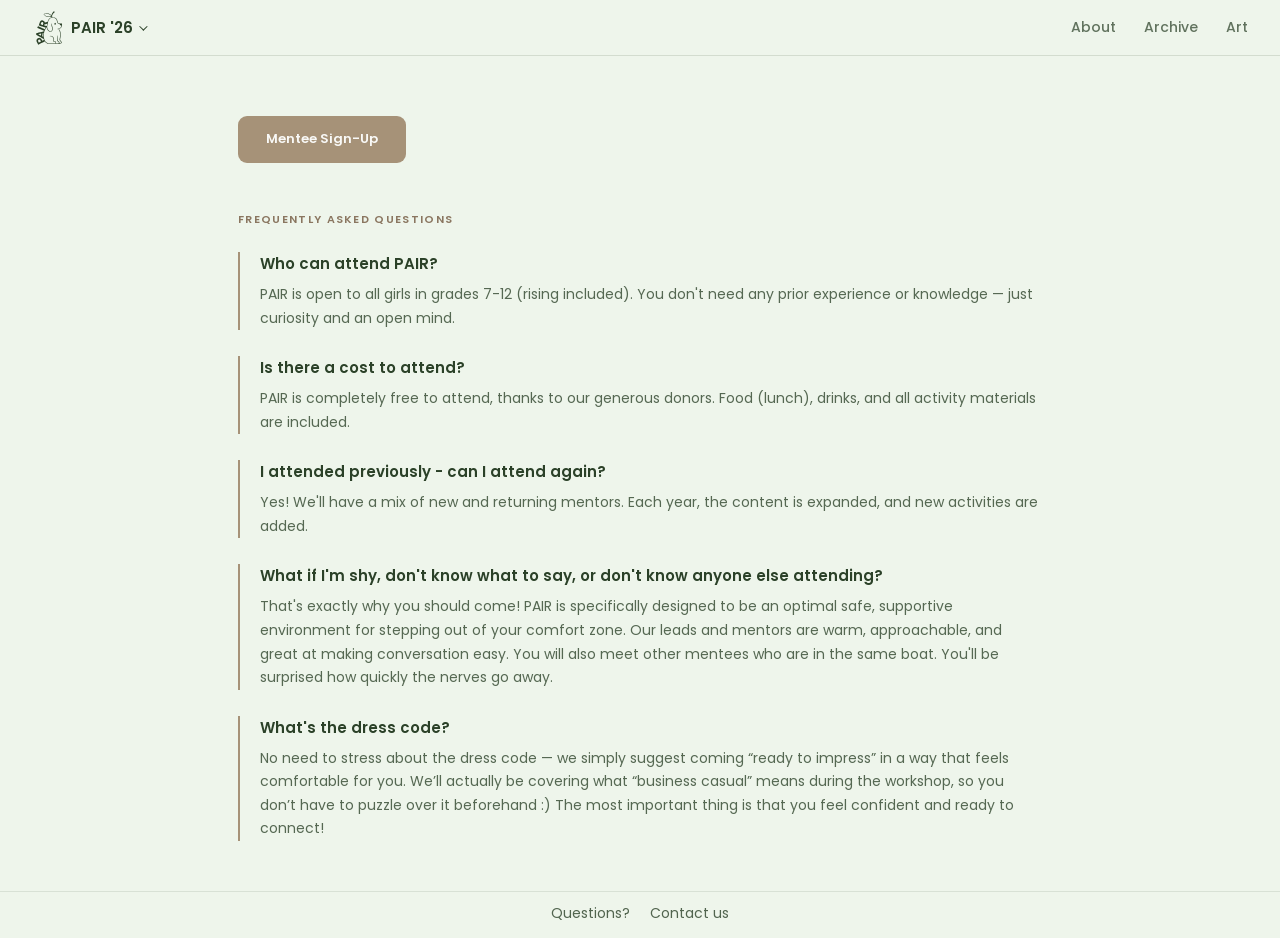
<file: mentees.html>
<!DOCTYPE html>
<html lang="en">
<head>
  <meta charset="UTF-8">
  <meta name="viewport" content="width=device-width, initial-scale=1.0">
  <title>Mentees — PAIR</title>
  <link rel="stylesheet" href="assets/css/styles.css">
</head>
<body>

<header id="site-header"></header>

<main>
  <div class="page-wrapper">

    <div class="inner-hero">
      <!-- <h1 class="page-dash-heading">Mentees—</h1>
      <p class="page-statement">See your limitless potential in the women who've already lived it.</p> -->
      <a
        href="https://docs.google.com/forms/d/e/1FAIpQLSf_a1tTwG7FcwCWKr8a_-msuS-ekd-Y8W12owoVgFpa-GSmgA/viewform?usp=header"
        class="btn btn-flower"
        target="_blank"
        rel="noopener noreferrer"
      >
        <span class="flower-wrapper" aria-hidden="true"><span class="flower-inner"><svg width="26" height="28" viewBox="0 0 26 28" fill="none"><path d="M13 28 C11.5 25 9.8 23.6 10.3 21.2 C10.8 18.8 14 18.8 13 16 C12.4 14.2 10.7 13.8 11.3 11.5" stroke="#5C8A4A" stroke-width="1.3" stroke-linecap="round" fill="none"/><path d="M11.6 19.8 C9.2 18.4 8.2 16.4 9.6 15.6 C10.4 17.1 11.3 18.4 11.6 19.8Z" fill="#5C8A4A"/><ellipse cx="0" cy="-4.3" rx="2" ry="3.4" fill="#c0392b" transform="translate(11.5,10.5) rotate(0)"/><ellipse cx="0" cy="-4.3" rx="2" ry="3.4" fill="#a52a1a" transform="translate(11.5,10.5) rotate(60)"/><ellipse cx="0" cy="-4.3" rx="2" ry="3.4" fill="#c0392b" transform="translate(11.5,10.5) rotate(120)"/><ellipse cx="0" cy="-4.3" rx="2" ry="3.4" fill="#a52a1a" transform="translate(11.5,10.5) rotate(180)"/><ellipse cx="0" cy="-4.3" rx="2" ry="3.4" fill="#c0392b" transform="translate(11.5,10.5) rotate(240)"/><ellipse cx="0" cy="-4.3" rx="2" ry="3.4" fill="#a52a1a" transform="translate(11.5,10.5) rotate(300)"/><circle cx="11.5" cy="10.5" r="2.4" fill="#f9c74f"/></svg></span></span>
        Mentee Sign-Up
      </a>
    </div>

    <section class="faq-section" aria-labelledby="faq-heading">
      <h2 id="faq-heading" class="section-label" style="margin-bottom: 24px;">Frequently asked questions</h2>
      <div class="faq-list">
        <div class="faq-item">
          <p class="faq-q">Who can attend PAIR?</p>
          <p class="faq-a">PAIR is open to all girls in grades 7-12 (rising included). You don't need any prior experience or knowledge — just curiosity and an open mind.</p>
        </div>
        <div class="faq-item">
          <p class="faq-q">Is there a cost to attend?</p>
          <p class="faq-a">PAIR is completely free to attend, thanks to our generous donors. Food (lunch), drinks, and all activity materials are included.</p>
        </div>
        <div class="faq-item">
          <p class="faq-q">I attended previously - can I attend again?</p>
          <p class="faq-a">Yes! We'll have a mix of new and returning mentors. Each year, the content is expanded, and new activities are added.</p>
        </div>
        <div class="faq-item">
          <p class="faq-q">What if I'm shy, don't know what to say, or don't know anyone else attending?</p>
          <p class="faq-a">That's exactly why you should come! PAIR is specifically designed to be an optimal safe, supportive environment for stepping out of your comfort zone. Our leads and mentors are warm, approachable, and great at making conversation easy. You will also meet other mentees who are in the same boat. You'll be surprised how quickly the nerves go away.</p>
        </div>
        <div class="faq-item">
          <p class="faq-q">What's the dress code?</p>
          <p class="faq-a">No need to stress about the dress code — we simply suggest coming “ready to impress” in a way that feels comfortable for you. We’ll actually be covering what “business casual” means during the workshop, so you don’t have to puzzle over it beforehand :) The most important thing is that you feel confident and ready to connect!</p>
        </div>
      </div>
    </section>

  </div>
</main>

<footer id="site-footer" class="site-footer"></footer>

<script src="assets/js/nav.js"></script>
</body>
</html>
</file>
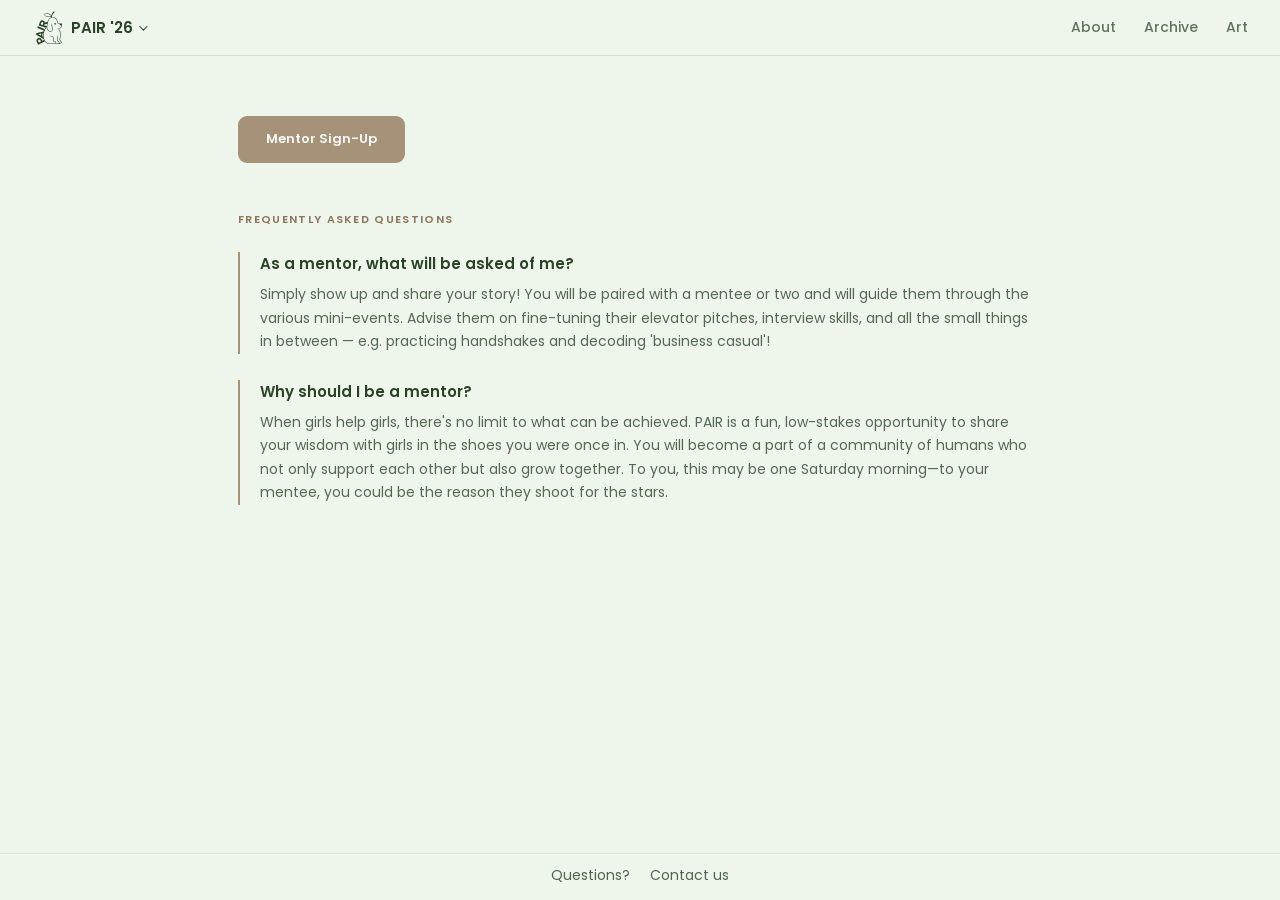
<file: mentors.html>
<!DOCTYPE html>
<html lang="en">
<head>
  <meta charset="UTF-8">
  <meta name="viewport" content="width=device-width, initial-scale=1.0">
  <title>Mentors — PAIR</title>
  <link rel="stylesheet" href="assets/css/styles.css">
</head>
<body>

<header id="site-header"></header>

<main>
  <div class="page-wrapper">

    <div class="inner-hero">
      <!-- <h1 class="page-dash-heading">Mentors—</h1>
      <p class="page-statement">Inspire girls in the shoes you were once in.</p> -->
      <a
        href="https://docs.google.com/forms/d/e/1FAIpQLSdsJbba8YOaGoeM9iwAkGeZ_4mJGVToBrxV6z1mdgjlyEhnNA/viewform?usp=header"
        class="btn btn-flower"
        target="_blank"
        rel="noopener noreferrer"
      >
        <span class="flower-wrapper" aria-hidden="true"><span class="flower-inner"><svg width="26" height="28" viewBox="0 0 26 28" fill="none"><path d="M13 28 C11.5 25 9.8 23.6 10.3 21.2 C10.8 18.8 14 18.8 13 16 C12.4 14.2 10.7 13.8 11.3 11.5" stroke="#5C8A4A" stroke-width="1.3" stroke-linecap="round" fill="none"/><path d="M11.6 19.8 C9.2 18.4 8.2 16.4 9.6 15.6 C10.4 17.1 11.3 18.4 11.6 19.8Z" fill="#5C8A4A"/><ellipse cx="0" cy="-4.3" rx="2" ry="3.4" fill="#c0392b" transform="translate(11.5,10.5) rotate(0)"/><ellipse cx="0" cy="-4.3" rx="2" ry="3.4" fill="#a52a1a" transform="translate(11.5,10.5) rotate(60)"/><ellipse cx="0" cy="-4.3" rx="2" ry="3.4" fill="#c0392b" transform="translate(11.5,10.5) rotate(120)"/><ellipse cx="0" cy="-4.3" rx="2" ry="3.4" fill="#a52a1a" transform="translate(11.5,10.5) rotate(180)"/><ellipse cx="0" cy="-4.3" rx="2" ry="3.4" fill="#c0392b" transform="translate(11.5,10.5) rotate(240)"/><ellipse cx="0" cy="-4.3" rx="2" ry="3.4" fill="#a52a1a" transform="translate(11.5,10.5) rotate(300)"/><circle cx="11.5" cy="10.5" r="2.4" fill="#f9c74f"/></svg></span></span>
        Mentor Sign-Up
      </a>
    </div>

    <section class="faq-section" aria-labelledby="faq-heading">
      <h2 id="faq-heading" class="section-label" style="margin-bottom: 24px;">Frequently asked questions</h2>
      <div class="faq-list">
        <div class="faq-item">
          <p class="faq-q">As a mentor, what will be asked of me?</p>
          <p class="faq-a">Simply show up and share your story! You will be paired with a mentee or two and will guide them through the various mini-events. Advise them on fine-tuning their elevator pitches, interview skills, and all the small things in between — e.g. practicing handshakes and decoding 'business casual'!</p>
        </div>
        <div class="faq-item">
          <p class="faq-q">Why should I be a mentor?</p>
          <p class="faq-a">When girls help girls, there's no limit to what can be achieved. PAIR is a fun, low-stakes opportunity to share your wisdom with girls in the shoes you were once in. You will become a part of a community of humans who not only support each other but also grow together. To you, this may be one Saturday morning—to your mentee, you could be the reason they shoot for the stars.</p>
        </div>
      </div>
    </section>

  </div>
</main>

<footer id="site-footer" class="site-footer"></footer>

<script src="assets/js/nav.js"></script>
</body>
</html>
</file>
<file: assets/css/styles.css>
@import url('https://fonts.googleapis.com/css2?family=Noto+Serif+Display:ital,wdth,wght@0,62.5..100,600;1,62.5..100,600&family=Poppins:ital,wght@0,300;0,400;0,500;0,600;1,400&display=swap');

:root {
  --bg:         #eef5eb;
  --card:       #f9f9f7;
  --brown:      #A69278;
  --brown-dark: #8a7660;
  --text:       #2b4128;
  --shadow:     0 4px 16px rgba(43,65,40,0.1), 0 1px 4px rgba(43,65,40,0.06);
}

*, *::before, *::after { box-sizing: border-box; margin: 0; padding: 0; }
html { scroll-behavior: smooth; }
body {
  font-family: 'Poppins', sans-serif;
  background: var(--bg); color: var(--text);
  line-height: 1.6;
  display: flex; flex-direction: column; min-height: 100vh;
}
main { flex: 1; }
img { max-width: 100%; display: block; }
a { color: inherit; text-decoration: none; }
:focus-visible { outline: 2px solid var(--brown); outline-offset: 3px; border-radius: 4px; }

/* ── NAV ── */
.site-nav {
  position: sticky; top: 0; z-index: 100;
  background: var(--bg);
  border-bottom: 1px solid rgba(43,65,40,0.14);
  padding: 0 32px; height: 56px;
  display: flex; align-items: center; justify-content: space-between;
}
.nav-left { display: flex; align-items: center; gap: 5px; }
.nav-logo-link { display: inline-flex; align-items: center; }
.logo {
  display: inline-block;
  background-color: var(--text);
  mask-image: url('../images/pair-logo.svg');
  mask-size: contain;
  mask-repeat: no-repeat;
  mask-position: center;
  -webkit-mask-image: url('../images/pair-logo.svg');
  -webkit-mask-size: contain;
  -webkit-mask-repeat: no-repeat;
  -webkit-mask-position: center;
}
.nav-logo { width: 34px; height: 34px; }
.nav-dropdown { position: relative; }
/* Invisible bridge fills the gap between trigger and menu so hover never breaks */
.nav-dropdown::after {
  content: ''; position: absolute;
  top: 100%; left: 0; right: 0; height: 12px;
}
.nav-dropdown-trigger {
  display: inline-flex; align-items: center; gap: 6px;
  font-family: 'Poppins', sans-serif; font-weight: 600; font-size: 15px;
  color: var(--text);
}
.nav-caret {
  width: 6px; height: 6px;
  border-right: 1.5px solid currentColor; border-bottom: 1.5px solid currentColor;
  transform: rotate(45deg) translateY(-2px);
  transition: transform 0.18s;
  display: inline-block;
}
.nav-dropdown:hover .nav-caret { transform: rotate(-135deg) translateY(2px); }

.nav-dropdown-menu {
  position: absolute; top: calc(100% + 12px); left: 0;
  background: var(--card); border-radius: 10px;
  box-shadow: 0 4px 24px rgba(43,65,40,0.13);
  min-width: 156px; padding: 6px 0;
  opacity: 0; pointer-events: none; transform: translateY(-6px);
  transition: opacity 0.15s, transform 0.15s;
}
.nav-dropdown:hover .nav-dropdown-menu,
.nav-dropdown:focus-within .nav-dropdown-menu {
  opacity: 1; pointer-events: all; transform: translateY(0);
}
.nav-dropdown-menu a {
  display: block; padding: 10px 18px;
  font-size: 14px; font-weight: 500; color: var(--text);
  transition: opacity 0.12s;
}
.nav-dropdown-menu a:hover { opacity: 0.65; }
.nav-dropdown-menu a[aria-current="page"] { font-weight: 600; }

.nav-right { display: flex; align-items: center; gap: 28px; }
.nav-right a { font-size: 14px; font-weight: 500; opacity: 0.72; transition: opacity 0.15s; }
.nav-right a:hover, .nav-right a[aria-current="page"] { opacity: 1; }

/* ── TYPOGRAPHY ── */
.serif {
  font-family: 'Noto Serif Display', Georgia, serif;
  font-stretch: condensed; letter-spacing: -0.015em; font-weight: 600;
}
.section-label {
  font-size: 11px; font-weight: 600;
  letter-spacing: 0.12em; text-transform: uppercase;
  color: var(--brown-dark); display: block; margin-bottom: 16px;
}

/* ── BUTTONS ── */
.btn {
  display: inline-flex; align-items: center; justify-content: center;
  background: var(--brown); color: var(--card);
  border: none; border-radius: 9px; padding: 13px 28px;
  font-family: 'Poppins', sans-serif; font-weight: 600; font-size: 13px;
  cursor: pointer; text-decoration: none;
  transition: background 0.18s ease, color 0.18s ease, transform 0.18s ease;
}
.btn:hover { background: var(--brown-dark); color: var(--card); transform: translateY(-1px); }


/* ── FLOWER BUTTON — rises up from below ── */
.btn-flower { position: relative; overflow: visible; }

.flower-wrapper {
  position: absolute;
  bottom: 100%; margin-bottom: 2px;
  left: 50%; transform: translateX(-50%);
  width: 26px; height: 28px;
  overflow: hidden;
  pointer-events: none;
}
.flower-inner {
  position: absolute;
  bottom: 0; left: 0;
  width: 26px; height: 28px;
  transform: translateY(100%);
  opacity: 0;
  transition: transform 0.4s cubic-bezier(0.16, 1, 0.3, 1), opacity 0.25s ease 0.05s;
}
.flower-inner svg {
  transform: scale(0.85);
  transform-origin: 13px 14px;
  transition: transform 0.4s cubic-bezier(0.34, 1.2, 0.4, 1) 0.05s;
}
.btn-flower:hover .flower-inner { transform: translateY(0); opacity: 1; }
.btn-flower:hover .flower-inner svg { transform: scale(1); }

/* ── PAGE LAYOUT ── */
.page-wrapper { max-width: 860px; margin: 0 auto; padding: 0 28px 50px; }

/* ── HOME: HERO ── */
.hero {
  text-align: center; max-width: 580px;
  margin: 0 auto 88px; padding-top: 72px;
}
.hero h1 { font-size: 40px; line-height: 1.18; margin-bottom: 18px; }
.hero-sub { font-size: 14px; opacity: 0.8; margin-bottom: 34px; line-height: 1.65; }
.hero-buttons { display: flex; gap: 12px; justify-content: center; flex-wrap: wrap; }
.hero-emphasis {
  font-style: italic;
}
/* CTA group: two flower buttons + wide archive button below */
.closing-cta { text-align: center; margin-bottom: 72px; }
.closing-cta h2 { font-size: 32px; margin-bottom: 26px; }
.cta-group { display: inline-flex; flex-direction: column; gap: 20px; }
.cta-top-row { display: flex; gap: 12px; }

.btn-archive-wide {
  display: flex; align-items: stretch;
  background: var(--card); color: var(--text);
  border-radius: 9px; overflow: hidden;
  text-decoration: none;
  box-shadow: var(--shadow);
  transition: background 0.18s ease, color 0.18s ease, transform 0.18s ease;
  min-height: 46px;
}
.btn-archive-wide:hover { transform: translateY(-1px);}
.btn-archive-photo { width: 100px; object-fit: cover; flex-shrink: 0; }
.btn-archive-label {
  flex: 1; display: flex; align-items: center; justify-content: center;
  font-family: 'Poppins', sans-serif; font-weight: 600; font-size: 13px;
  padding: 13px 28px 13px 12px;
}

/* ── CONCEPT SECTION ── */
.concept-section { margin-bottom: 88px; }
.concept-row { display: flex; align-items: center; flex-wrap: nowrap; }
.concept-chip {
  background: var(--card); border-radius: 16px;
  padding: 25px 60px; display: flex; align-items: flex-start; gap: 14px;
  flex: 1;
  box-shadow: var(--shadow);
}
.concept-chip:hover { transform: translateY(-1px); }
.concept-chip--reverse { flex-direction: row-reverse; text-align: right; }
.concept-chip--reverse .concept-text { align-items: flex-end; }
.concept-icon {
  width: 42px; height: 42px; border-radius: 50%;
  background: var(--bg); overflow: hidden; flex-shrink: 0;
  display: flex; align-items: center; justify-content: center;
  border: 1px solid rgba(43,65,40,0.08);
  margin-top: 2px;
}
.concept-icon img { width: 26px; height: 26px; object-fit: contain; }
.concept-text { display: flex; flex-direction: column; }
.concept-text strong { font-size: 17px; font-weight: 600; line-height: 1.3; }
.concept-text span { font-size: 12px; opacity: 0.65; line-height: 1.45; }
.concept-text .concept-examples { font-size: 10.5px; opacity: 0.48; margin-top: 4px; line-height: 1.5; }

.concept-divider {
  flex: 0 0 auto; display: flex; align-items: center; gap: 10px;
  padding: 0 16px; min-width: 60px;
}
.concept-dash-line { flex: 1; border-top: 1px dashed rgba(43,65,40,0.3); }
.concept-paired-text { font-size: 20px; opacity: 0.55; font-style: italic; white-space: nowrap; padding: 10px 30px;}

/* ── AGENDA ── */
.agenda-section { margin-bottom: 88px; }
.agenda-card {
  background: var(--card); border-radius: 16px; padding: 34px 38px;
  box-shadow: var(--shadow);
}
.agenda-card:hover { transform: translateY(-1px); }
.timeline { display: flex; flex-direction: column; }
.timeline-item { display: grid; grid-template-columns: 12px 76px 1fr; gap: 0 20px; }
.timeline-dot-col { display: flex; flex-direction: column; align-items: center; padding-top: 5px; }
.timeline-dot { width: 10px; height: 10px; border-radius: 50%; background: var(--brown); flex-shrink: 0; }
.timeline-line { width: 1px; flex: 1; background: rgba(166,146,120,0.4); margin: 5px 0; min-height: 20px; }
.timeline-item:last-child .timeline-line { display: none; }
.timeline-time { font-size: 12px; font-weight: 500; opacity: 0.52; padding-top: 3px; white-space: nowrap; }
.timeline-content { padding-bottom: 30px; }
.timeline-item:last-child .timeline-content { padding-bottom: 0; }
.timeline-content strong { font-size: 15px; font-weight: 600; display: block; margin-bottom: 4px; }
.timeline-content p { font-size: 13px; opacity: 0.72; line-height: 1.6; }

/* ── EVENT DETAILS ── */
.event-details-section { margin-bottom: 88px; }
.event-strip {
  display: grid; grid-template-columns: repeat(4, 1fr);
  gap: 1px; background: rgba(166,146,120,0.25);
  border-radius: 14px; overflow: hidden;
  box-shadow: 0 6px 24px rgba(43,65,40,0.13), 0 2px 6px rgba(43,65,40,0.07);
  border: 1px solid rgba(166,146,120,0.22);
}
.event-strip:hover { transform: translateY(-1px); }
.event-cell { background: var(--card); padding: 24px 18px; text-align: center; }
.event-cell-label {
  font-size: 10px; font-weight: 600; letter-spacing: 0.1em; text-transform: uppercase;
  color: var(--brown-dark); display: block; margin-bottom: 7px;
}
.event-cell-value { font-size: 18px; font-weight: 600; }

/* ── FOOTER ── */
.site-footer {
  background: var(--bg);
  border-top: 1px solid rgba(43,65,40,0.11);
  padding: 10px 28px;
}
.footer-inner {
  max-width: 860px; margin: 0 auto;
  display: flex; align-items: center; justify-content: center;
  gap: 20px; flex-wrap: wrap;
}
/* .footer-text { font-size: 15px; font-weight: 500; opacity: 0.82; } */
.footer-text { }
.footer-text:hover { text-decoration: underline; }
/* .btn-small {
  display: inline-flex; align-items: center; justify-content: center;
  background: var(--brown); color: var(--card);
  border: none; border-radius: 9px; padding: 13px 28px;
  font-family: 'Poppins', sans-serif; font-weight: 600; font-size: 13px;
  cursor: pointer; text-decoration: none;
  transition: background 0.18s ease, color 0.18s ease, transform 0.18s ease;
}
.btn-small:hover { background: var(--brown-dark); color: var(--card); transform: translateY(-1px); } */

/* ── INNER PAGES — mentors/mentees headings ── */
.inner-hero { padding-top: 60px; margin-bottom: 48px; }
.page-dash-heading {
  font-family: 'Poppins', sans-serif;
  font-size: 34px; font-weight: 600;
  color: var(--text); display: block;
  line-height: 1.1; margin-bottom: 12px;
}
.page-statement {
  font-family: 'Poppins', sans-serif;
  font-size: 18px; font-weight: 300;
  color: var(--text); margin-bottom: 28px; line-height: 1.5;
}

/* ── FAQ ── */
.faq-section { margin-top: 8px; }
.faq-list { display: flex; flex-direction: column; gap: 26px; }
.faq-item { border-left: 2px solid var(--brown); padding-left: 20px; }
.faq-q { font-size: 15px; font-weight: 600; margin-bottom: 7px; }
.faq-a { font-size: 14px; opacity: 0.78; line-height: 1.68; }

/* ── ABOUT ── */
.about-mission { padding-top: 60px; margin-bottom: 48px; }
.about-mission h1.serif { font-size: 36px; margin-bottom: 20px; }
.about-body { font-size: 15px; opacity: 0.85; margin-bottom: 26px; line-height: 1.75; }
.funding-quote {
  border-left: 2px solid var(--brown); padding-left: 18px;
  font-style: italic; font-size: 13px; opacity: 0.72; line-height: 1.6;
}
.divider { border: none; border-top: 1px solid rgba(43,65,40,0.11); margin: 52px 0; }

.team-label { text-align: center; margin-bottom: 38px; }
.team-bios { display: flex; gap: 52px; justify-content: center; flex-wrap: wrap; }
.bio-card { text-align: center; flex: 0 0 200px; }

/* Bio flip card */
.bio-flip-card {
  width: 100px; height: 100px;
  perspective: 600px;
  margin: 0 auto 16px;
}
.bio-flip-inner {
  position: relative; width: 100%; height: 100%;
  transform-style: preserve-3d;
  transition: transform 0.55s cubic-bezier(0.4, 0, 0.2, 1);
}
.bio-flip-card:hover .bio-flip-inner { transform: rotateY(180deg); }
.bio-flip-front, .bio-flip-back {
  position: absolute; inset: 0;
  border-radius: 50%; backface-visibility: hidden; overflow: hidden;
}
.bio-flip-front img { width: 100%; height: 100%; object-fit: cover; }
.bio-flip-front img[src*="vanessa"] {
  transform: scale(1.3);
  transform-origin: center 60%;
}
.bio-flip-back {
  transform: rotateY(180deg);
  background: var(--card);
  border: 2px solid rgba(166,146,120,0.28);
  display: flex; align-items: center; justify-content: center;
  color: var(--brown-dark);
  box-shadow: var(--shadow);
  text-decoration: none;
  transition: color 0.15s;
}
.bio-flip-back:hover { color: var(--text); }

.bio-name { font-size: 17px; font-weight: 600; margin-bottom: 5px; }
.bio-roles { margin-bottom: 12px; }
.bio-role-line { font-size: 12px; opacity: 0.68; line-height: 1.55; display: block; }
.bio-text { font-size: 13px; opacity: 0.78; line-height: 1.62; }

.bio-story-trigger {
  font-family: inherit;
  background: none;
  border: none;
  color: #A69278;
  font-size: 0.85rem;
  font-weight: 600;
  cursor: pointer;
  padding: 4px 0;
  margin-top: 4px;
}
.bio-story-trigger:hover { color: #8a7660; }

.story-modal-overlay {
  position: fixed;
  inset: 0;
  background: rgba(43,65,40,0.45);
  display: flex;
  align-items: center;
  justify-content: center;
  padding: 2rem;
  z-index: 1000;
}
.story-modal {
  background: #f9f9f7;
  border-radius: 16px;
  max-width: 760px;
  width: 100%;
  max-height: 80vh;
  overflow-y: auto;
  padding: 2.5rem;
  box-shadow: 0 4px 16px rgba(43,65,40,0.1), 0 1px 4px rgba(43,65,40,0.06);
  position: relative;
}
.story-modal a {
  color: #A69278;
  text-decoration: underline;
}
.story-modal a:hover {
  color: #8a7660;
}
.story-modal p { font-size: 0.95rem; line-height: 1.7; color: #2b4128; margin: 0 0 1rem; }
.story-modal blockquote {
  font-style: italic;
  border-left: 2px solid #A69278;
  padding-left: 12px;
  margin: 1.5rem 0;
}
.story-modal-overlay[hidden] {
  display: none;
}
.story-modal-close {
  position: absolute;
  top: 16px;
  right: 16px;
  width: 28px;
  height: 28px;
  border-radius: 50%;
  border: none;
  background: transparent;
  color: #2b4128;
  font-size: 18px;
  cursor: pointer;
}
.story-modal-close:hover { background: rgba(166,146,120,0.15); }
.story-modal .story-img {
  border-radius: 12px;
  margin-bottom: 1rem;
}
.story-modal .story-img-wide {
  float: right;
  width: 35%;
  margin: 4px 0 12px 16px;
}
.story-modal .story-img-stack-right {
  float: right;
  width: 22%;
  margin: 4px 0 12px 16px;
}
.story-modal .story-img-stack-right img {
  width: 100%;
  border-radius: 12px;
  display: block;
  margin-bottom: 10px;
  margin-top: 15px;
}
.story-modal .story-img-stack-right img:last-child {
  margin-bottom: 0;
}
.story-modal .clearfix {
  clear: both;
}

/* ── ARCHIVE ── */
.archive-header { padding-top: 60px; margin-bottom: 68px; }
.archive-header h1.serif { font-size: 34px; margin-bottom: 8px; }
.archive-subline { font-size: 13px; opacity: 0.68; }

.recap { max-width: 700px; margin: 0 auto 68px; }
.recap-intro {
  font-size: 15px; opacity: 0.83; line-height: 1.78;
  margin-bottom: 48px;
}

.recap-row {
  display: grid;
  grid-template-columns: 1fr 1fr;
  gap: 44px;
  align-items: center;
  margin-bottom: 30px;
}

.recap-row:last-child { margin-bottom: 0; }

.recap-row--reverse .recap-text { order: 1; }
.recap-row--reverse .recap-photo-grid { order: 2; }

.recap-text p {
  font-size: 15px; opacity: 0.83; line-height: 1.78;
  margin-bottom: 1.2rem;
}
.recap-text p:last-child { margin-bottom: 0; }

.recap-photo-grid img {
  border-radius: 14px;
  box-shadow: var(--shadow);
  object-fit: cover;
  aspect-ratio: 1;
}

/* single photo, fills its column */
.recap-photo-grid--1 img { width: 100%; }

/* 5 photos: 3 + 2 centered within the column */
.recap-photo-grid--5 {
  display: flex; flex-wrap: wrap; gap: 10px;
}
.recap-photo-grid--5 img { width: calc((100% - 20px) / 3); }

/* 3 photos: even row within the column */
.recap-photo-grid--3 {
  display: grid; grid-template-columns: repeat(3, 1fr); gap: 10px;
}
.recap-block { margin-bottom: 30px; }
.recap-block:last-child { margin-bottom: 0; }

.recap-block .recap-text { margin-bottom: 28px; }

.recap-photo-grid--5 {
  display: flex;
  flex-wrap: nowrap;
  gap: 10px;
}

.recap-block .recap-photo-grid--5 img {
  width: calc((100% - 40px) / 5);
}

.recap-block .recap-photo-grid--3 img {
  width: 100%;
}

.archive-transition { font-style: italic; font-size: 14px; opacity: 0.68; margin-bottom: 36px; }

.testimonial-grid { display: grid; grid-template-columns: repeat(3, 1fr); gap: 16px; margin-bottom: 36px; }
.testimonial-card {
  background: var(--card); border-radius: 14px; padding: 26px 22px 22px;
  box-shadow: var(--shadow);
}
.tquote { font-family: 'Noto Serif Display', Georgia, serif; font-size: 48px; color: var(--brown-dark); line-height: 0.85; margin-bottom: 14px; }
.ttext { font-size: 13px; opacity: 0.84; line-height: 1.65; margin-bottom: 14px; }
.tattrib { font-size: 11px; font-weight: 600; opacity: 0.48; letter-spacing: 0.05em; margin-bottom: 20px;}

.archive-closing { font-style: italic; font-size: 14px; opacity: 0.72; text-align: center; max-width: 520px; margin: 0 auto; line-height: 1.7; padding-bottom: 10px; }

/* ── FLOWER JAR ── */
.flower-jar-section { padding-top: 60px; margin-bottom: 0px; }
.flower-jar-wrap {
  padding: 8px;
}
.flower-jar-canvas {
  display: block; 
  width: 100%;
  height: 580px;
  /* cursor: pointer; */

}
.flower-jar-caption {
  text-align: center; font-size: 12px; opacity: 0.6;
  margin-top: 14px; letter-spacing: 0.02em;
}

/* ── RESPONSIVE ── */
@media (max-width: 680px) {
  .recap-photo-grid--3 { grid-template-columns: repeat(2, 1fr); }
  .recap-photo-grid--5 { flex-wrap: wrap; }
  .recap-block .recap-photo-grid--5 img { width: calc((100% - 12px) / 2); }
  .testimonial-grid { grid-template-columns: 1fr; }
  .event-strip { grid-template-columns: repeat(2, 1fr); }
  .team-bios { gap: 36px; }
  .agenda-card { padding: 24px 22px; }
  .concept-row { flex-wrap: wrap; gap: 12px; justify-content: center; }
  .concept-divider { flex: 1 1 100%; order: 2; padding: 0; }
  .concept-chip { flex: 1 1 100%; }
  .concept-chip--reverse { border-radius: 16px; }
  /* .flower-jar-canvas { height: 460px; } */
}
@media (max-width: 520px) {
  .hero h1 { font-size: 30px; }
  .site-nav { padding: 0 18px; }
  .concept-chip { border-radius: 16px; padding: 14px 18px; }
  .page-dash-heading { font-size: 26px; }
  .cta-top-row { flex-direction: column; }
}
</file>
